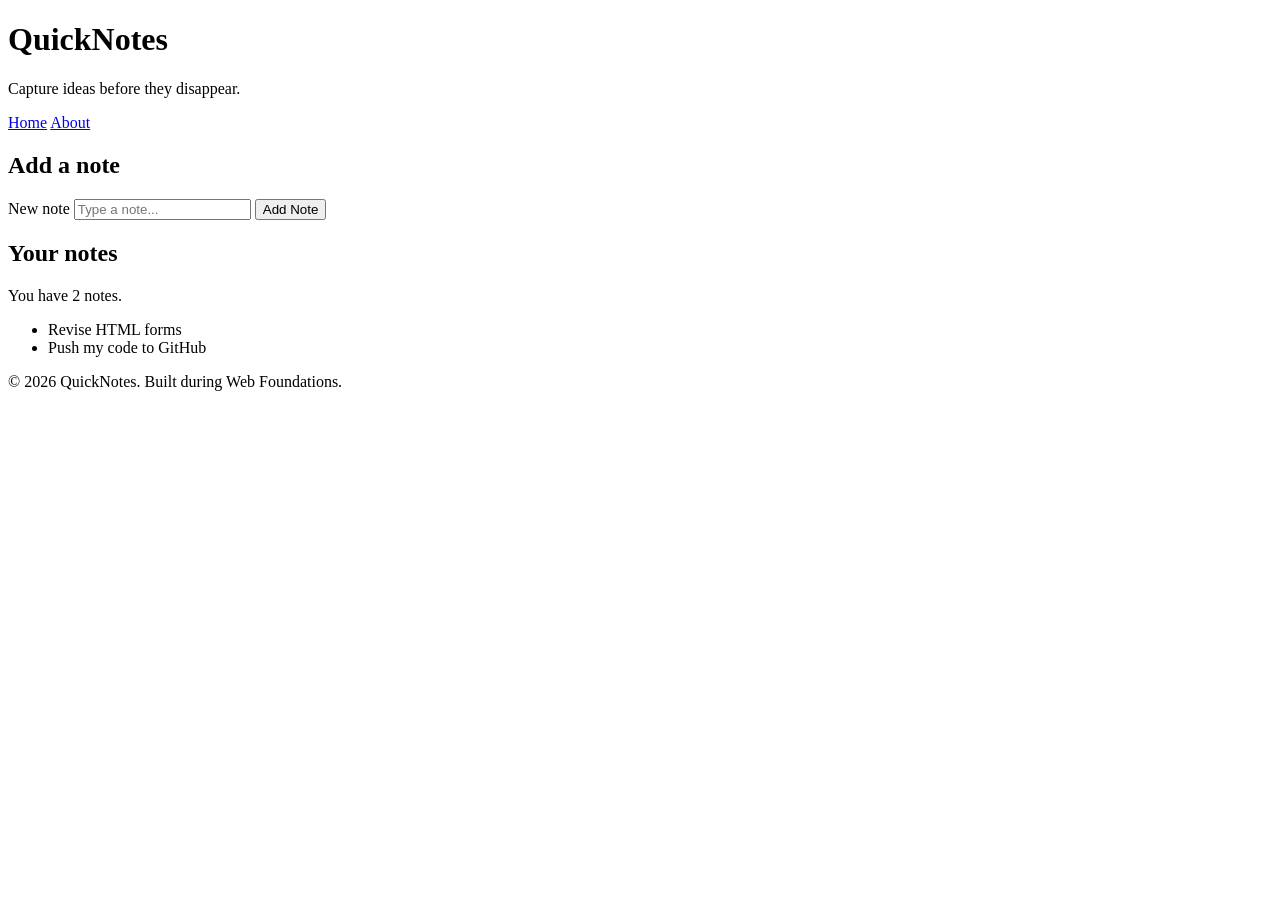
<file: day 1/index.html>
<!DOCTYPE html><html lang="en">
  <head>
    <meta charset="UTF-8" />
    <meta name="viewport" content="width=device-width, initial-scale=1.0" />
    <title>QuickNotes</title>
  </head>  <body>
    <header>
      <h1>QuickNotes</h1>
      <p>Capture ideas before they disappear.</p>  <nav>
    <a href="index.html">Home</a>
    <a href="about.html">About</a>
  </nav>
</header>

<main>
  <section>
    <h2>Add a note</h2>
    <form id="note-form">
      <label for="note-input">New note</label>
      <input type="text" id="note-input" placeholder="Type a note..." />
      <button type="submit">Add Note</button>
    </form>
  </section>

  <section>
    <h2>Your notes</h2>
    <p id="note-count">You have 2 notes.</p>
    <ul id="notes-list">
      <li>Revise HTML forms</li>
      <li>Push my code to GitHub</li>
    </ul>
  </section>
</main>

<footer>
  <p>&copy; 2026 QuickNotes. Built during Web Foundations.</p>
</footer>

  </body>
</html>
</file>
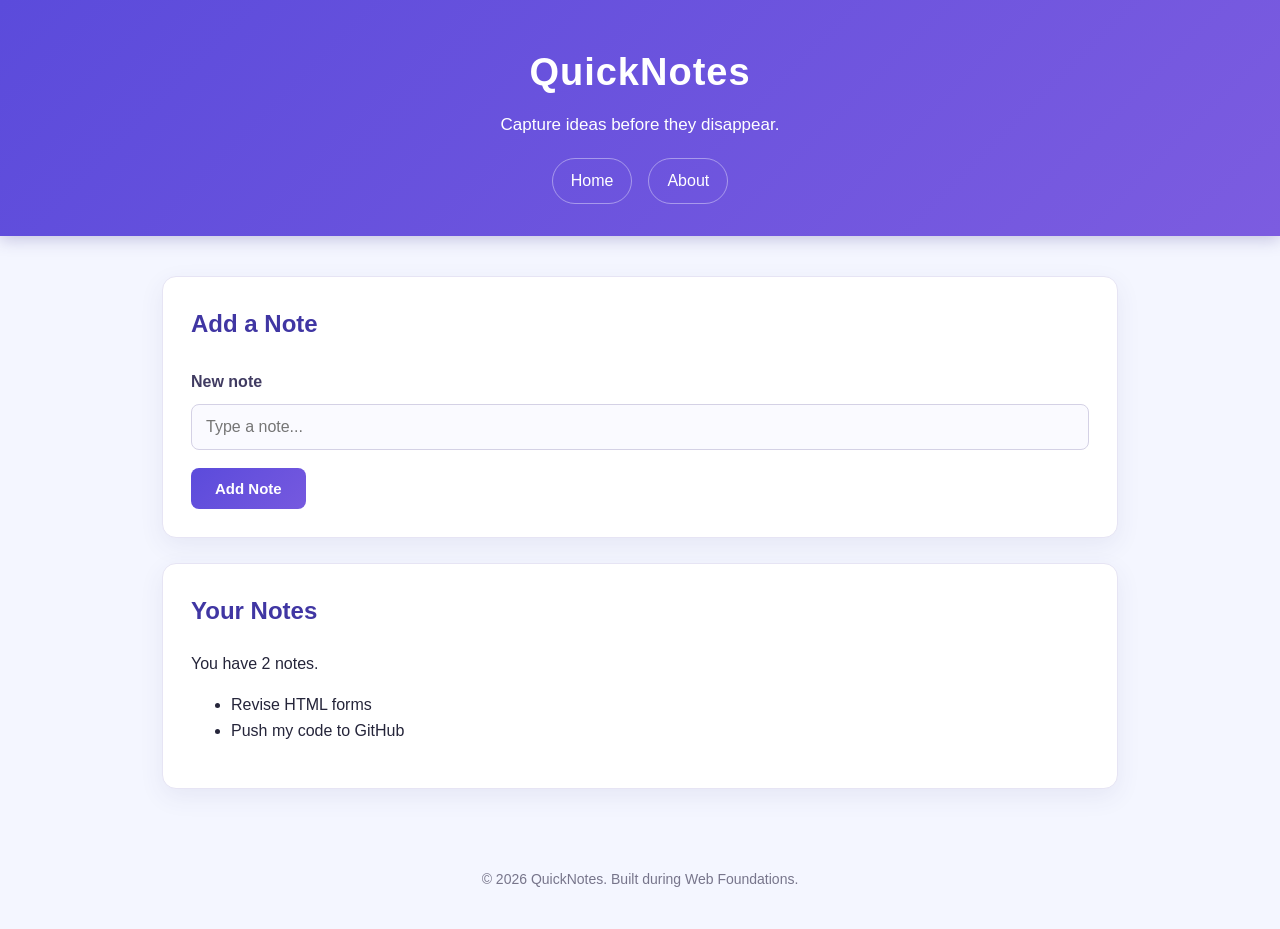
<file: day2/index.html>
<!DOCTYPE html>
<html lang="en">
<head>
    <meta charset="UTF-8">
    <meta name="viewport" content="width=device-width, initial-scale=1.0">
    <title>QuickNotes</title>
    <link rel="stylesheet" href="style.css">
</head>

<body>

    <header>
        <h1>QuickNotes</h1>
        <p>Capture ideas before they disappear.</p>

        <nav>
            <a href="index.html">Home</a>
            <a href="about.html">About</a>
        </nav>
    </header>

    <main>

        <section>
            <h2>Add a Note</h2>

            <form id="note-form">
                <label for="note-input">New note</label>

                <input
                    type="text"
                    id="note-input"
                    placeholder="Type a note..."
                >

                <button type="submit">Add Note</button>
            </form>
        </section>

        <section>
            <h2>Your Notes</h2>

            <p id="note-count">You have 2 notes.</p>

            <ul id="notes-list">
                <li>Revise HTML forms</li>
                <li>Push my code to GitHub</li>
            </ul>
        </section>

    </main>

    <footer>
        <p>&copy; 2026 QuickNotes. Built during Web Foundations.</p>
    </footer>

</body>
</html>
</file>
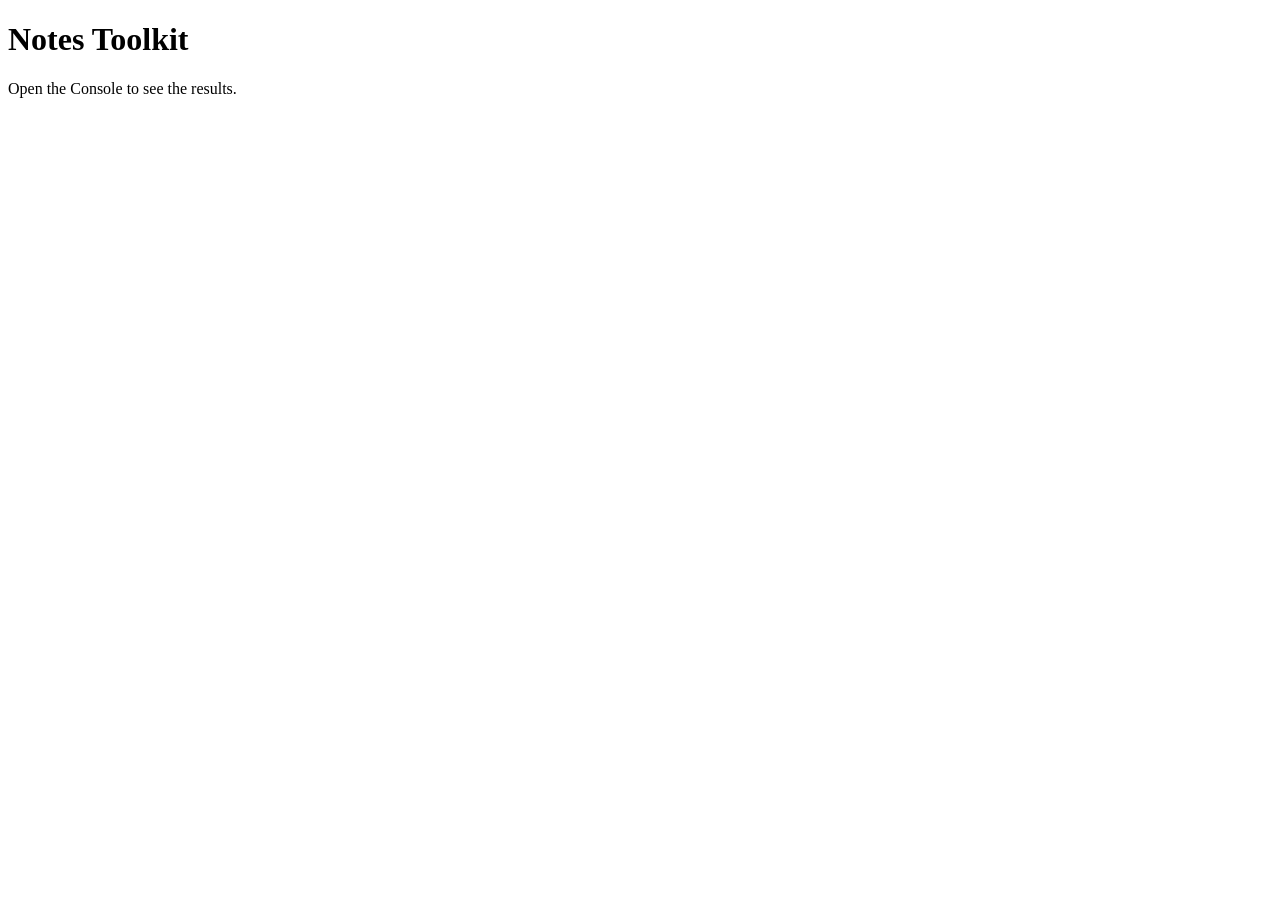
<file: day3/index.html>
<!DOCTYPE html>
<html lang="en">
<head>
    <meta charset="UTF-8">
    <meta name="viewport" content="width=device-width, initial-scale=1.0">

    <title>Notes Toolkit</title>

    <script src="script.js" defer></script>
</head>

<body>

    <h1>Notes Toolkit</h1>

    <p>Open the Console to see the results.</p>

</body>
</html>
</file>
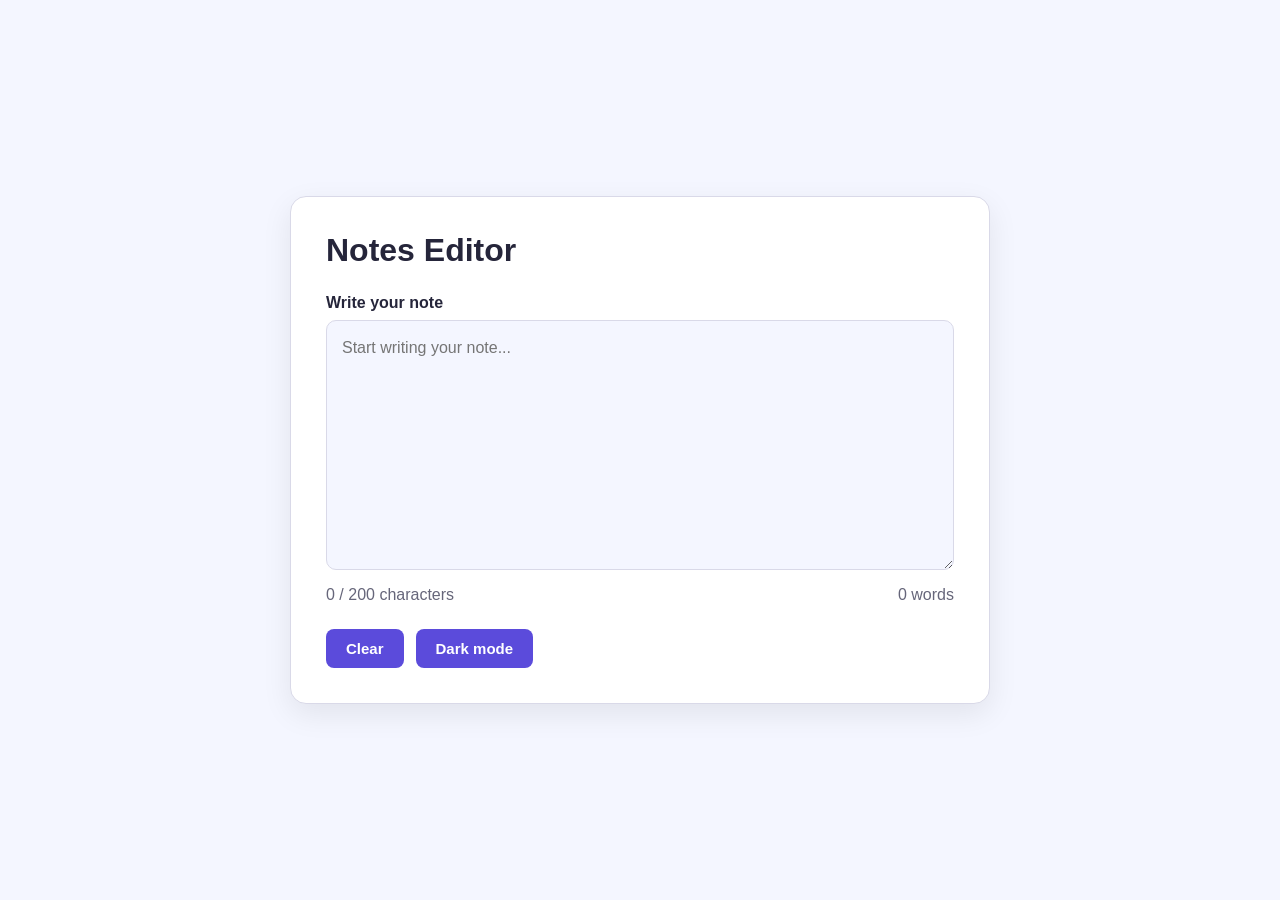
<file: day4/index.html>
<!DOCTYPE html>
<html lang="en">
<head>
    <meta charset="UTF-8">
    <meta name="viewport" content="width=device-width, initial-scale=1.0">

    <title>Notes Editor</title>

    <link rel="stylesheet" href="style.css">

    <script src="script.js" defer></script>
</head>

<body>

    <main>
        <h1>Notes Editor</h1>

        <label for="note-text">Write your note</label>

        <textarea
            id="note-text"
            placeholder="Start writing your note..."
            maxlength="200"
        ></textarea>

        <div class="counters">
            <p id="char-count">0 / 200 characters</p>
            <p id="word-count">0 words</p>
        </div>

        <div class="buttons">
            <button id="clear-btn" type="button">Clear</button>
            <button id="theme-toggle" type="button">Dark mode</button>
        </div>
    </main>

</body>
</html>
</file>
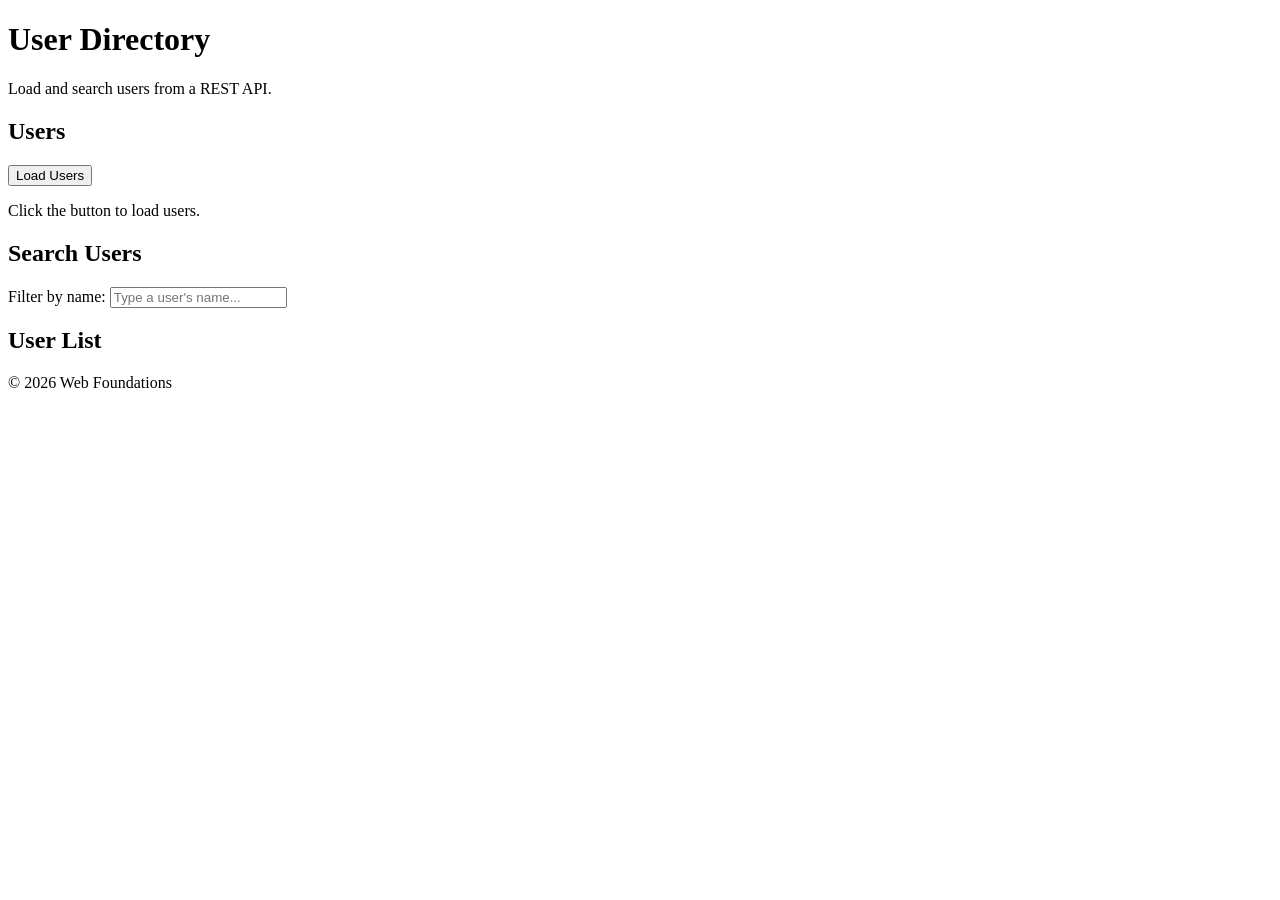
<file: day5/index.html>
<!DOCTYPE html>
<html lang="en">
<head>
    <meta charset="UTF-8">
    <meta name="viewport" content="width=device-width, initial-scale=1.0">

    <title>Day 5 - User Directory</title>

    <script src="users.js" defer></script>
</head>

<body>

    <header>
        <h1>User Directory</h1>
        <p>Load and search users from a REST API.</p>
    </header>

    <main>

        <section>
            <h2>Users</h2>

            <button id="load-users" type="button">
                Load Users
            </button>

            <p id="status">Click the button to load users.</p>
        </section>

        <section>
            <h2>Search Users</h2>

            <label for="filter-input">Filter by name:</label>

            <input
                type="text"
                id="filter-input"
                placeholder="Type a user's name..."
            >
        </section>

        <section>
            <h2>User List</h2>

            <ul id="users-list"></ul>
        </section>

    </main>

    <footer>
        <p>&copy; 2026 Web Foundations </p>
    </footer>

</body>
</html>
</file>
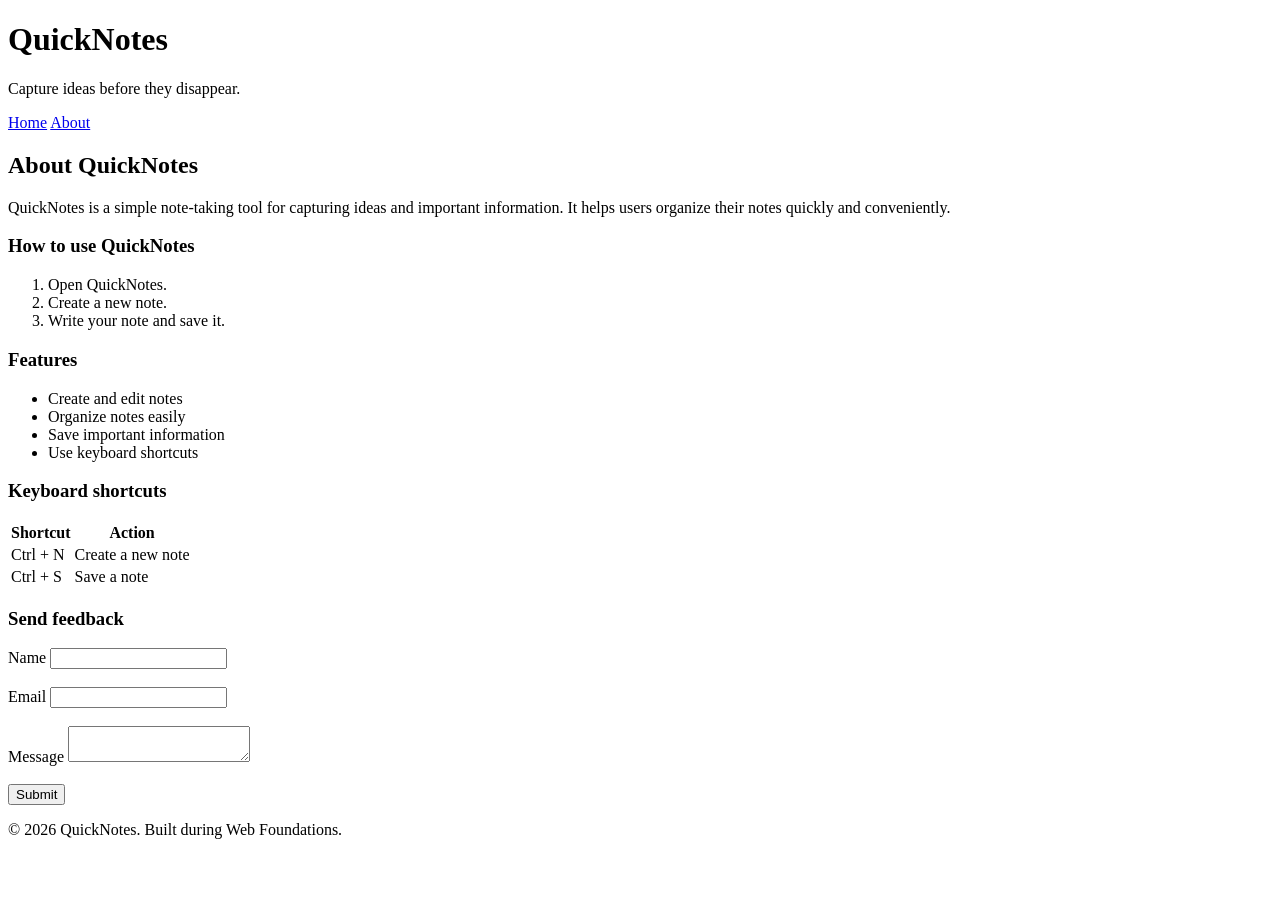
<file: day 1/about.html>
<!DOCTYPE html><html lang="en">
  <head>
    <meta charset="UTF-8" />
    <meta name="viewport" content="width=device-width, initial-scale=1.0" />
    <title>About QuickNotes</title>
  </head>  <body>
    <header>
      <h1>QuickNotes</h1>
      <p>Capture ideas before they disappear.</p>  <nav>
    <a href="index.html">Home</a>
    <a href="about.html">About</a>
  </nav>
</header>

<main>
  <h2>About QuickNotes</h2>

  <p>
    QuickNotes is a simple note-taking tool for capturing ideas and
    important information. It helps users organize their notes quickly
    and conveniently.
  </p>

  <section>
    <h3>How to use QuickNotes</h3>
    <ol>
      <li>Open QuickNotes.</li>
      <li>Create a new note.</li>
      <li>Write your note and save it.</li>
    </ol>
  </section>

  <section>
    <h3>Features</h3>
    <ul>
      <li>Create and edit notes</li>
      <li>Organize notes easily</li>
      <li>Save important information</li>
      <li>Use keyboard shortcuts</li>
    </ul>
  </section>

  <section>
    <h3>Keyboard shortcuts</h3>

    <table>
      <thead>
        <tr>
          <th>Shortcut</th>
          <th>Action</th>
        </tr>
      </thead>

      <tbody>
        <tr>
          <td>Ctrl + N</td>
          <td>Create a new note</td>
        </tr>
        <tr>
          <td>Ctrl + S</td>
          <td>Save a note</td>
        </tr>
      </tbody>
    </table>
  </section>

  <section>
    <h3>Send feedback</h3>

    <form>
      <label for="name">Name</label>
      <input type="text" id="name" name="name" required />

      <br /><br />

      <label for="email">Email</label>
      <input type="email" id="email" name="email" required />

      <br /><br />

      <label for="message">Message</label>
      <textarea id="message" name="message" required></textarea>

      <br /><br />

      <button type="submit">Submit</button>
    </form>
  </section>
</main>

<footer>
  <p>&copy; 2026 QuickNotes. Built during Web Foundations.</p>
</footer>

  </body>
</html>
</file>
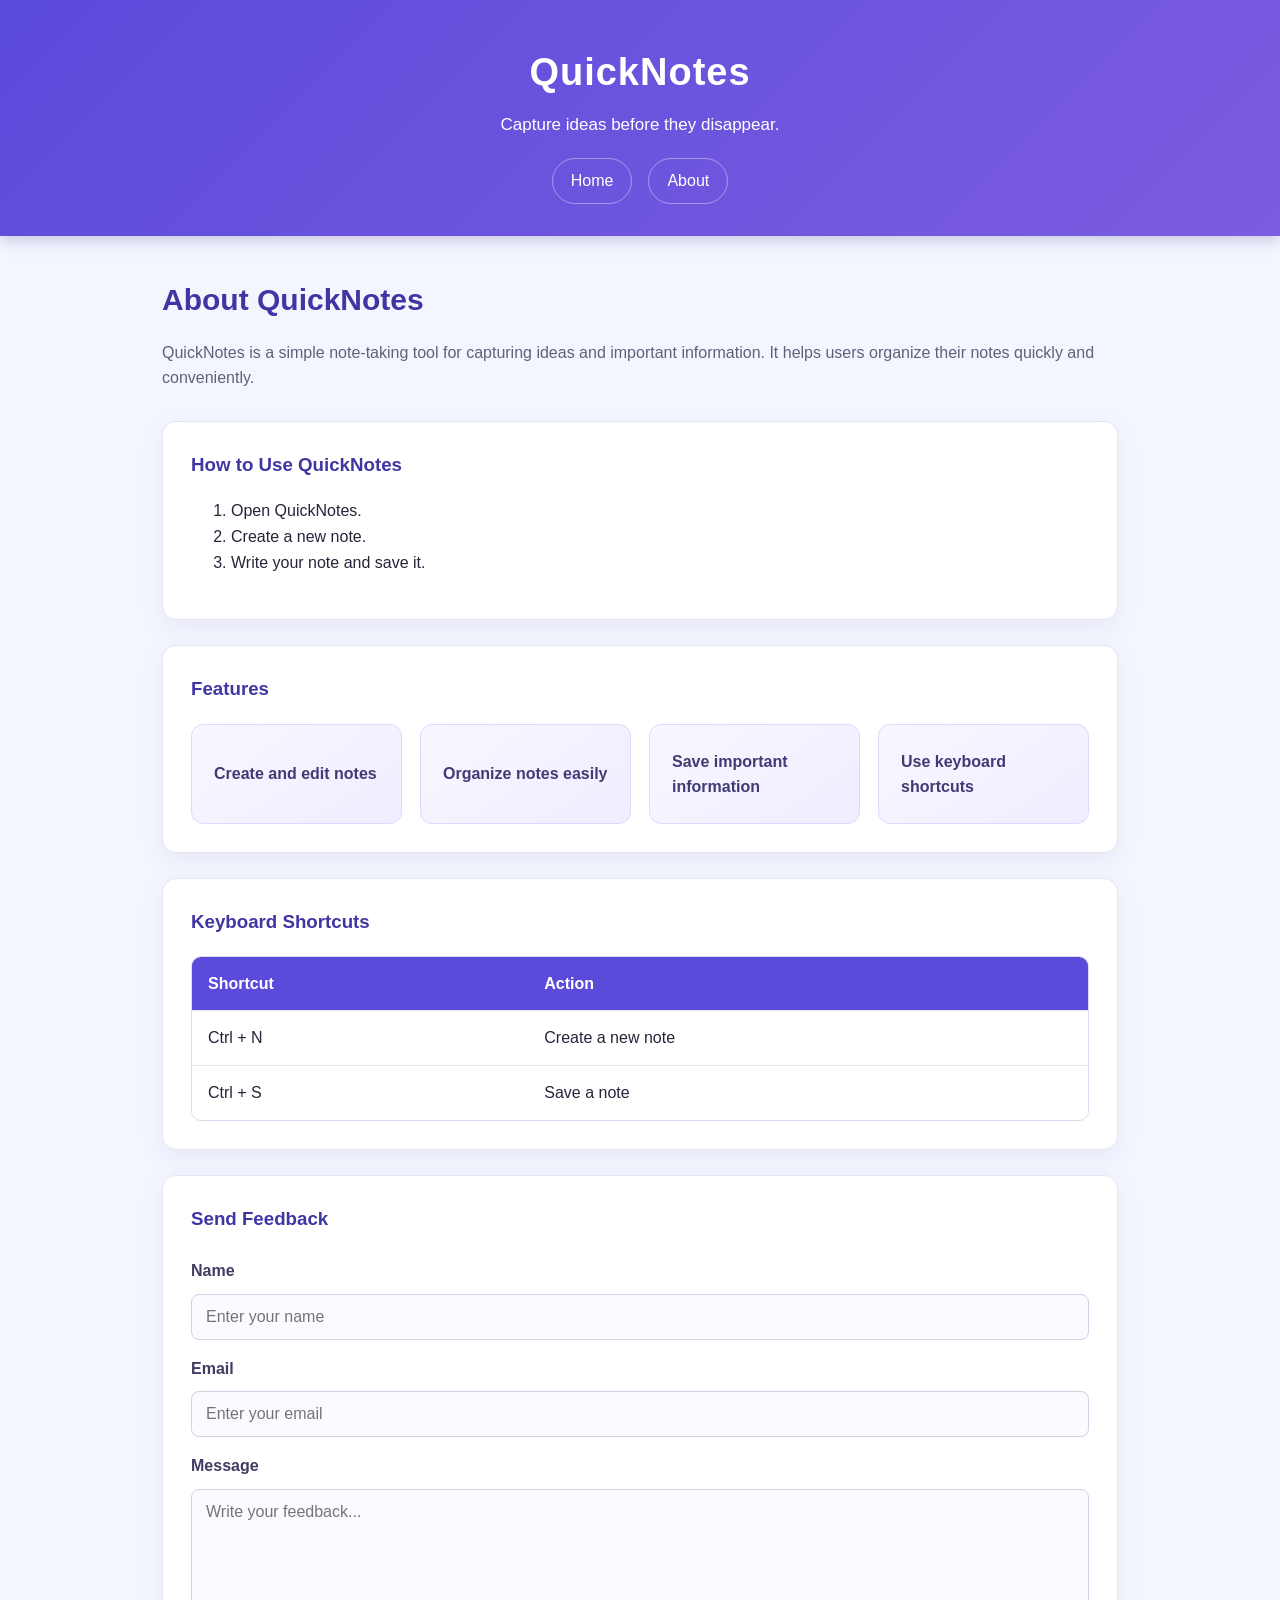
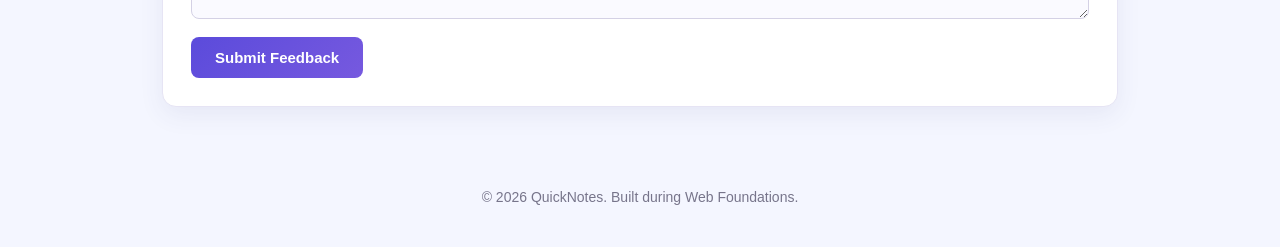
<file: day2/about.html>
<!DOCTYPE html>
<html lang="en">
<head>
    <meta charset="UTF-8">
    <meta name="viewport" content="width=device-width, initial-scale=1.0">
    <title>About QuickNotes</title>
    <link rel="stylesheet" href="style.css">
</head>

<body>

    <header>
        <h1>QuickNotes</h1>
        <p>Capture ideas before they disappear.</p>

        <nav>
            <a href="index.html">Home</a>
            <a href="about.html">About</a>
        </nav>
    </header>

    <main>

        <h2>About QuickNotes</h2>

        <p>
            QuickNotes is a simple note-taking tool for capturing ideas and
            important information. It helps users organize their notes quickly
            and conveniently.
        </p>

        <section>
            <h3>How to Use QuickNotes</h3>

            <ol>
                <li>Open QuickNotes.</li>
                <li>Create a new note.</li>
                <li>Write your note and save it.</li>
            </ol>
        </section>

        <section>
            <h3>Features</h3>

            <ul class="features">
                <li>Create and edit notes</li>
                <li>Organize notes easily</li>
                <li>Save important information</li>
                <li>Use keyboard shortcuts</li>
            </ul>
        </section>

        <section>
            <h3>Keyboard Shortcuts</h3>

            <table>
                <thead>
                    <tr>
                        <th>Shortcut</th>
                        <th>Action</th>
                    </tr>
                </thead>

                <tbody>
                    <tr>
                        <td>Ctrl + N</td>
                        <td>Create a new note</td>
                    </tr>

                    <tr>
                        <td>Ctrl + S</td>
                        <td>Save a note</td>
                    </tr>
                </tbody>
            </table>
        </section>

        <section>
            <h3>Send Feedback</h3>

            <form>
                <label for="name">Name</label>

                <input
                    type="text"
                    id="name"
                    name="name"
                    placeholder="Enter your name"
                    required
                >

                <label for="email">Email</label>

                <input
                    type="email"
                    id="email"
                    name="email"
                    placeholder="Enter your email"
                    required
                >

                <label for="message">Message</label>

                <textarea
                    id="message"
                    name="message"
                    placeholder="Write your feedback..."
                    required
                ></textarea>

                <button type="submit">Submit Feedback</button>
            </form>
        </section>

    </main>

    <footer>
        <p>&copy; 2026 QuickNotes. Built during Web Foundations.</p>
    </footer>

</body>
</html>
</file>
<file: day2/style.css>
/* =========================
   QuickNotes - Day 2
   ========================= */

* {
    box-sizing: border-box;
}

body {
    margin: 0;
    font-family: "Segoe UI", Arial, sans-serif;
    background: #f4f6ff;
    color: #25253a;
    line-height: 1.6;
}

/* Header */

header {
    background: linear-gradient(135deg, #5b4bdb, #7c5ce0);
    color: white;
    text-align: center;
    padding: 42px 20px 32px;
    box-shadow: 0 4px 15px rgba(63, 55, 140, 0.25);
}

header h1 {
    margin: 0;
    font-size: 38px;
    letter-spacing: 1px;
}

header p {
    margin: 8px 0 20px;
    font-size: 17px;
}

/* Navigation */

nav {
    display: flex;
    justify-content: center;
    align-items: center;
    gap: 16px;
}

nav a {
    color: white;
    text-decoration: none;
    padding: 9px 18px;
    border: 1px solid rgba(255, 255, 255, 0.4);
    border-radius: 25px;
    transition: all 0.3s ease;
}

nav a:hover {
    background: white;
    color: #5b4bdb;
    transform: translateY(-2px);
    box-shadow: 0 5px 12px rgba(0, 0, 0, 0.15);
}

/* Main */

main {
    max-width: 1000px;
    margin: 40px auto;
    padding: 0 22px;
}

main > h2 {
    color: #4036a3;
    font-size: 30px;
    margin-bottom: 8px;
}

main > p {
    color: #606078;
    margin-bottom: 30px;
}

/* Section cards */

section {
    background: white;
    padding: 28px;
    margin-bottom: 25px;
    border-radius: 14px;
    border: 1px solid #e6e4f4;
    box-shadow: 0 8px 25px rgba(70, 61, 130, 0.08);
}

section h2,
section h3 {
    color: #4036a3;
    margin-top: 0;
}

/* Features */

.features {
    display: grid;
    grid-template-columns: repeat(auto-fit, minmax(180px, 1fr));
    gap: 18px;
    padding: 0;
    margin: 20px 0 0;
    list-style: none;
}

.features li {
    background: linear-gradient(145deg, #f8f7ff, #efedff);
    padding: 22px;
    min-height: 100px;
    display: flex;
    align-items: center;
    border-radius: 12px;
    border: 1px solid #ded9ff;
    font-weight: 600;
    color: #413b75;
    transition: all 0.3s ease;
}

.features li:hover {
    transform: translateY(-5px);
    box-shadow: 0 10px 20px rgba(91, 75, 219, 0.15);
}

/* Table */

table {
    width: 100%;
    border-collapse: separate;
    border-spacing: 0;
    margin-top: 18px;
    border-radius: 10px;
    overflow: hidden;
    border: 1px solid #dddaf0;
}

th,
td {
    padding: 14px 16px;
    text-align: left;
    border-bottom: 1px solid #e5e3ef;
}

th {
    background: #5b4bdb;
    color: white;
}

tbody tr:last-child td {
    border-bottom: none;
}

tbody tr:hover {
    background: #f7f6ff;
}

/* Forms */

form {
    display: flex;
    flex-direction: column;
    gap: 10px;
}

form label {
    font-weight: 600;
    color: #403b61;
    margin-top: 6px;
}

form input,
form textarea {
    width: 100%;
    padding: 13px 14px;
    border: 1px solid #d4d1e5;
    border-radius: 8px;
    background: #fafaff;
    color: #25253a;
    font-size: 16px;
    font-family: inherit;
    transition: all 0.25s ease;
}

form input:focus,
form textarea:focus {
    outline: none;
    border-color: #6b5bdd;
    box-shadow: 0 0 0 3px rgba(107, 91, 221, 0.12);
    background: white;
}

form textarea {
    min-height: 130px;
    resize: vertical;
}

/* Buttons */

button {
    align-self: flex-start;
    margin-top: 8px;
    padding: 12px 24px;
    border: none;
    border-radius: 8px;
    background: linear-gradient(135deg, #5b4bdb, #7659df);
    color: white;
    font-size: 15px;
    font-weight: 600;
    cursor: pointer;
    transition: all 0.3s ease;
}

button:hover {
    transform: translateY(-2px);
    box-shadow: 0 7px 15px rgba(91, 75, 219, 0.25);
}

/* Footer */

footer {
    text-align: center;
    padding: 25px 20px;
    color: #77758b;
    font-size: 14px;
}

/* Mobile */

@media (max-width: 600px) {

    header {
        padding: 28px 12px 24px;
    }

    header h1 {
        font-size: 28px;
    }

    header p {
        font-size: 15px;
    }

    nav {
        gap: 10px;
    }

    nav a {
        padding: 8px 14px;
    }

    main {
        margin: 25px auto;
        padding: 0 12px;
    }

    main > h2 {
        font-size: 25px;
    }

    section {
        padding: 20px;
    }

    .features {
        grid-template-columns: 1fr;
    }

    th,
    td {
        padding: 10px;
        font-size: 14px;
    }

    button {
        width: 100%;
    }
}
</file>
<file: day4/style.css>
:root {
    --background: #f4f6ff;
    --surface: #ffffff;
    --text: #25253a;
    --border: #d9d9e8;
    --button: #5b4bdb;
    --button-text: #ffffff;
    --muted: #66667a;
    --warning: #e67e22;
    --over: #d63031;
}

body.dark {
    --background: #181a24;
    --surface: #252837;
    --text: #f1f1f5;
    --border: #414556;
    --button: #8171e8;
    --button-text: #ffffff;
    --muted: #b8bac7;
    --warning: #f5a623;
    --over: #ff6b6b;
}

* {
    box-sizing: border-box;
}

body {
    margin: 0;
    min-height: 100vh;
    display: flex;
    justify-content: center;
    align-items: center;
    padding: 20px;

    background: var(--background);
    color: var(--text);

    font-family: "Segoe UI", Arial, sans-serif;

    transition: background-color 0.3s ease, color 0.3s ease;
}

main {
    width: 100%;
    max-width: 700px;
    padding: 35px;

    background: var(--surface);
    border: 1px solid var(--border);
    border-radius: 16px;

    box-shadow: 0 10px 30px rgba(0, 0, 0, 0.08);
}

h1 {
    margin-top: 0;
    margin-bottom: 25px;
}

label {
    display: block;
    margin-bottom: 8px;
    font-weight: 600;
}

textarea {
    width: 100%;
    min-height: 250px;
    padding: 15px;

    border: 1px solid var(--border);
    border-radius: 10px;

    background: var(--background);
    color: var(--text);

    font-family: inherit;
    font-size: 16px;
    line-height: 1.5;

    resize: vertical;
}

textarea:focus {
    outline: none;
    border-color: var(--button);
}

.counters {
    display: flex;
    justify-content: space-between;
    gap: 15px;

    margin-top: 12px;
}

.counters p {
    margin: 0;
    color: var(--muted);
}

.warning {
    color: var(--warning) !important;
}

.over {
    color: var(--over) !important;
    font-weight: bold;
}

.buttons {
    display: flex;
    gap: 12px;
    margin-top: 25px;
}

button {
    padding: 11px 20px;

    border: none;
    border-radius: 8px;

    background: var(--button);
    color: var(--button-text);

    font-size: 15px;
    font-weight: 600;

    cursor: pointer;

    transition: opacity 0.2s ease, transform 0.2s ease;
}

button:hover {
    opacity: 0.9;
    transform: translateY(-2px);
}

@media (max-width: 600px) {
    main {
        padding: 25px;
    }

    .counters {
        flex-direction: column;
    }

    .buttons {
        flex-direction: column;
    }

    button {
        width: 100%;
    }
}
</file>
